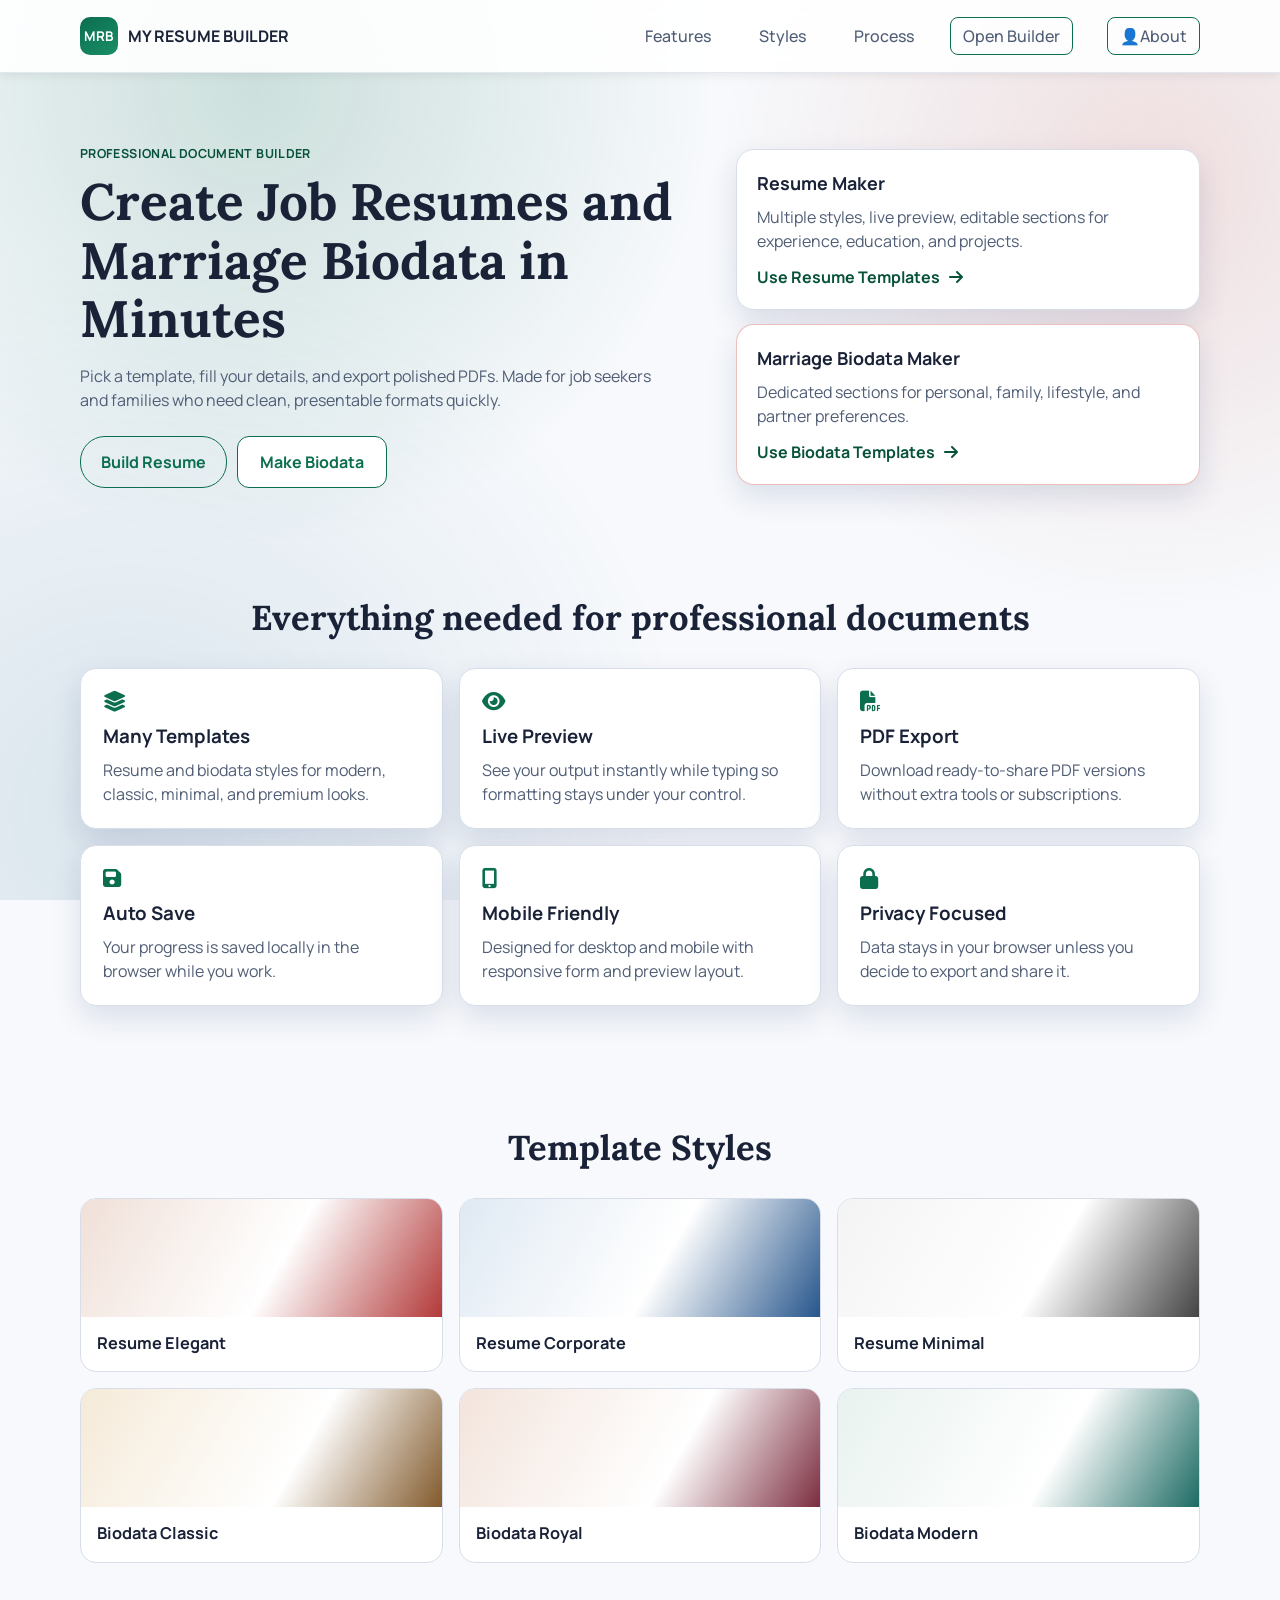
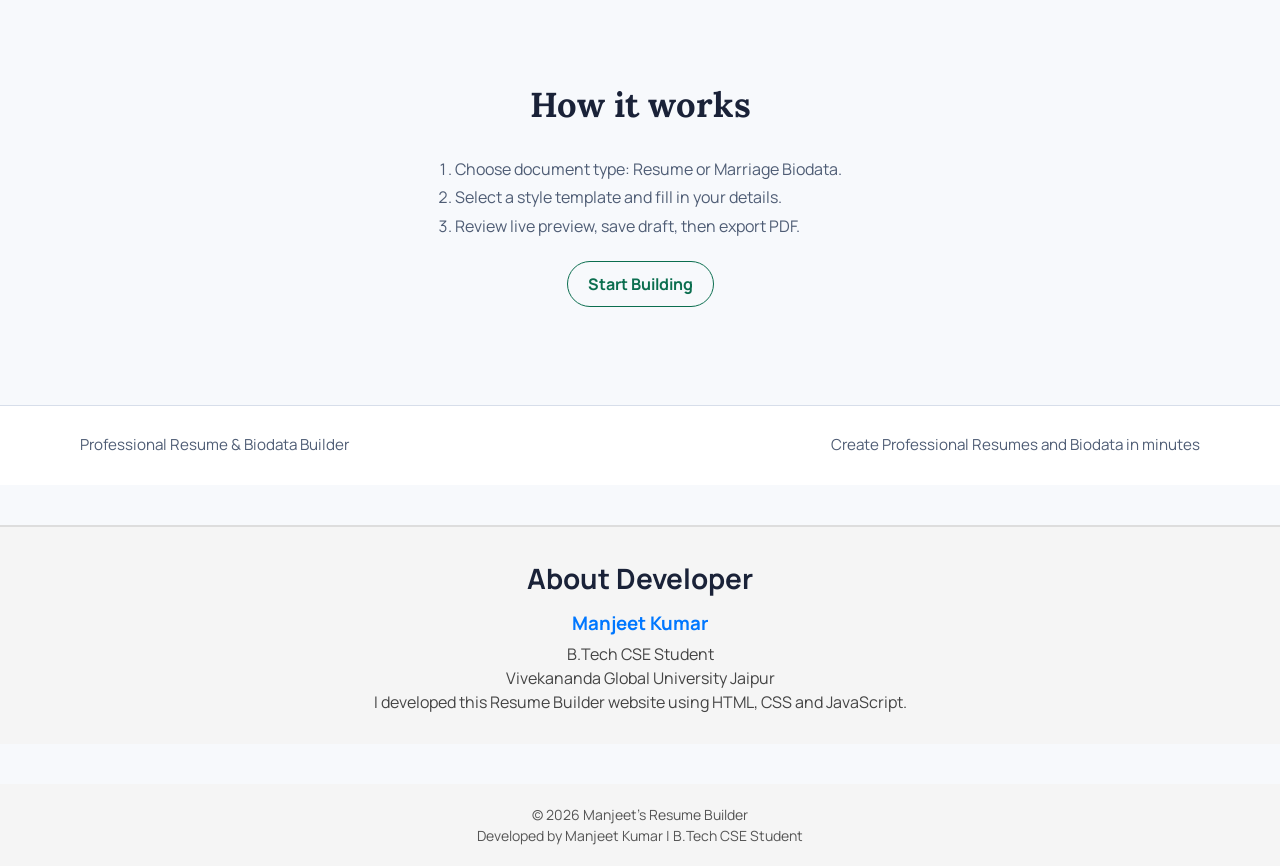
<file: index.html>
﻿<!DOCTYPE html>
<html lang="en">
<head>
    <meta charset="UTF-8">
    <meta name="viewport" content="width=device-width, initial-scale=1.0">
    <title>Manjeet's Resume Builder</title>
    <meta name="description" content="Create professional job resumes and marriage biodata in multiple styles with live preview and PDF download.">
    <link rel="preconnect" href="https://fonts.googleapis.com">
    <link rel="preconnect" href="https://fonts.gstatic.com" crossorigin>
    <link href="https://fonts.googleapis.com/css2?family=Manrope:wght@400;500;600;700;800&family=Lora:wght@500;600;700&display=swap" rel="stylesheet">
    <link rel="stylesheet" href="https://cdnjs.cloudflare.com/ajax/libs/font-awesome/6.5.2/css/all.min.css">
    <link rel="stylesheet" href="css/styles.css">
</head>
<body>
    <div class="site-bg" aria-hidden="true"></div>

    <header class="topbar">
        <div class="container nav-wrap">
            <a class="brand" href="#home">
                <span class="brand-mark">MRB</span>
                <span class="brand-text">MY RESUME BUILDER</span>
            </a>
            <button class="menu-toggle" id="menuToggle" aria-label="Open menu">
                <span></span><span></span><span></span>
            </button>
            <nav class="nav-links" id="navLinks">
                <a href="#features">Features</a>
                <a href="#styles">Styles</a>
                <a href="#process">Process</a>
                <a href="builder.html" class="btn btn-primary">Open Builder</a>
                <a href="#about" class="about-btn">👤About</a>
            </nav>
        </div>
    </header>

    <main id="home">
        <section class="hero">
            <div class="container hero-grid">
                <div>
                    <p class="eyebrow">Professional Document Builder</p>
                    <h1>Create Job Resumes and Marriage Biodata in Minutes</h1>
                    <p class="hero-copy">Pick a template, fill your details, and export polished PDFs. Made for job seekers and families who need clean, presentable formats quickly.</p>
                    <div class="hero-actions">
                        <a href="builder.html?mode=resume" class="btn btn-primary btn-lg">Build Resume</a>
                        <a href="builder.html?mode=biodata" class="btn btn-outline btn-lg">Make Biodata</a>
                    </div>
                </div>
                <div class="hero-panel">
                    <div class="quick-card">
                        <h3>Resume Maker</h3>
                        <p>Multiple styles, live preview, editable sections for experience, education, and projects.</p>
                        <a href="builder.html?mode=resume">Use Resume Templates <i class="fa-solid fa-arrow-right"></i></a>
                    </div>
                    <div class="quick-card alt">
                        <h3>Marriage Biodata Maker</h3>
                        <p>Dedicated sections for personal, family, lifestyle, and partner preferences.</p>
                        <a href="builder.html?mode=biodata">Use Biodata Templates <i class="fa-solid fa-arrow-right"></i></a>
                    </div>
                </div>
            </div>
        </section>

        <section class="feature-section" id="features">
            <div class="container">
                <h2>Everything needed for professional documents</h2>
                <div class="feature-grid reveal-group">
                    <article class="feature-card reveal-item">
                        <i class="fa-solid fa-layer-group"></i>
                        <h3>Many Templates</h3>
                        <p>Resume and biodata styles for modern, classic, minimal, and premium looks.</p>
                    </article>
                    <article class="feature-card reveal-item">
                        <i class="fa-solid fa-eye"></i>
                        <h3>Live Preview</h3>
                        <p>See your output instantly while typing so formatting stays under your control.</p>
                    </article>
                    <article class="feature-card reveal-item">
                        <i class="fa-solid fa-file-pdf"></i>
                        <h3>PDF Export</h3>
                        <p>Download ready-to-share PDF versions without extra tools or subscriptions.</p>
                    </article>
                    <article class="feature-card reveal-item">
                        <i class="fa-solid fa-floppy-disk"></i>
                        <h3>Auto Save</h3>
                        <p>Your progress is saved locally in the browser while you work.</p>
                    </article>
                    <article class="feature-card reveal-item">
                        <i class="fa-solid fa-mobile-screen-button"></i>
                        <h3>Mobile Friendly</h3>
                        <p>Designed for desktop and mobile with responsive form and preview layout.</p>
                    </article>
                    <article class="feature-card reveal-item">
                        <i class="fa-solid fa-lock"></i>
                        <h3>Privacy Focused</h3>
                        <p>Data stays in your browser unless you decide to export and share it.</p>
                    </article>
                </div>
            </div>
        </section>

        <section class="styles-section" id="styles">
            <div class="container">
                <h2>Template Styles</h2>
                <div class="style-grid">
                    <div class="style-card">
                        <div class="style-swatch resume-a"></div>
                        <h3>Resume Elegant</h3>
                    </div>
                    <div class="style-card">
                        <div class="style-swatch resume-b"></div>
                        <h3>Resume Corporate</h3>
                    </div>
                    <div class="style-card">
                        <div class="style-swatch resume-c"></div>
                        <h3>Resume Minimal</h3>
                    </div>
                    <div class="style-card">
                        <div class="style-swatch biodata-a"></div>
                        <h3>Biodata Classic</h3>
                    </div>
                    <div class="style-card">
                        <div class="style-swatch biodata-b"></div>
                        <h3>Biodata Royal</h3>
                    </div>
                    <div class="style-card">
                        <div class="style-swatch biodata-c"></div>
                        <h3>Biodata Modern</h3>
                    </div>
                </div>
            </div>
        </section>

        <section class="process-section" id="process">
            <div class="container process-wrap">
                <h2>How it works</h2>
                <ol>
                    <li>Choose document type: Resume or Marriage Biodata.</li>
                    <li>Select a style template and fill in your details.</li>
                    <li>Review live preview, save draft, then export PDF.</li>
                </ol>
                <a href="builder.html" class="btn btn-primary">Start Building</a>
            </div>
        </section>
    </main>

    <footer class="footer">
        <div class="container footer-wrap">
            <p>Professional Resume & Biodata Builder </p>
            <p>Create Professional Resumes and Biodata in minutes</p>
        </div>
    </footer>
    </footer>

<section id="about">
<h2>About Developer</h2>
<h3>Manjeet Kumar</h3>
<p>B.Tech CSE Student</p>
<P>Vivekananda Global University Jaipur</P>
<p>I developed this Resume Builder website using HTML, CSS and JavaScript.</p>
</section>

<script src="js/main.js"></script>

</body>
<footer>
<p>© 2026 Manjeet's Resume Builder</p>
<p>Developed by Manjeet Kumar | B.Tech CSE Student</p>
</footer>
</html>
</file>
<file: css/styles.css>
﻿:root {
    --ink: #1a2238;
    --soft-ink: #4f5d75;
    --paper: #f7f9fc;
    --card: #ffffff;
    --brand: #0b6e4f;
    --brand-dark: #08523b;
    --accent: #c44536;
    --line: #d7deea;
    --shadow: 0 12px 30px rgba(10, 36, 99, 0.12);
}

* {
    box-sizing: border-box;
    margin: 0;
    padding: 0;
}

body {
    font-family: 'Manrope', sans-serif;
    color: var(--ink);
    background: var(--paper);
    line-height: 1.5;
    overflow-x: hidden;
}

.site-bg {
    position: fixed;
    inset: 0;
    background:
        radial-gradient(circle at 20% 10%, rgba(11, 110, 79, 0.18), transparent 35%),
        radial-gradient(circle at 90% 20%, rgba(196, 69, 54, 0.14), transparent 32%),
        radial-gradient(circle at 10% 90%, rgba(9, 88, 128, 0.12), transparent 40%);
    pointer-events: none;
    z-index: -1;
}

.container {
    width: min(1120px, 92%);
    margin: 0 auto;
}

.topbar {
    position: sticky;
    top: 0;
    z-index: 100;
    backdrop-filter: blur(12px);
    background: rgba(247, 249, 252, 0.9);
    border-bottom: 1px solid rgba(215, 222, 234, 0.7);
}

.nav-wrap {
    display: flex;
    align-items: center;
    justify-content: space-between;
    min-height: 72px;
}

.brand {
    display: flex;
    align-items: center;
    gap: 10px;
    text-decoration: none;
    color: var(--ink);
    font-weight: 700;
}

.brand-mark {
    display: inline-flex;
    width: 38px;
    height: 38px;
    align-items: center;
    justify-content: center;
    border-radius: 10px;
    background: linear-gradient(145deg, var(--brand), #1a8e67);
    color: #fff;
    font-size: 0.84rem;
    letter-spacing: 0.04em;
}

.nav-links {
    display: flex;
    align-items: center;
    gap: 24px;
}

.nav-links a {
    text-decoration: none;
    color: var(--soft-ink);
    font-weight: 600;
}

.nav-links a:hover {
    color: var(--brand-dark);
}

.btn {
    display: inline-flex;
    align-items: center;
    justify-content: center;
    gap: 8px;
    border-radius: 12px;
    border: 1px solid transparent;
    padding: 11px 18px;
    font-weight: 700;
    text-decoration: none;
    cursor: pointer;
    transition: transform 0.2s ease, box-shadow 0.2s ease;
}

.btn:hover {
    transform: translateY(-1px);
}

.btn-primary {
background: transparent;
color: var(--brand);
border:none;
box-shadow: none;
}

.btn-primary:hover {
background: var(--brand);
color: white;
}

.btn-outline {
    border-color: var(--brand);
    color: var(--brand);
    background: #fff;
}

.btn-lg {
    padding: 13px 22px;
}

.menu-toggle {
    display: none;
    background: none;
    border: none;
    cursor: pointer;
}

.menu-toggle span {
    display: block;
    width: 22px;
    height: 2px;
    background: var(--ink);
    margin: 4px 0;
}

.hero {
    padding: 72px 0 46px;
}

.hero-grid {
    display: grid;
    grid-template-columns: 1.15fr 0.85fr;
    gap: 28px;
    align-items: center;
}

.eyebrow {
    color: var(--brand-dark);
    font-weight: 700;
    margin-bottom: 8px;
    letter-spacing: 0.03em;
    text-transform: uppercase;
    font-size: 0.78rem;
}

.hero h1 {
    font-family: 'Lora', serif;
    font-size: clamp(2rem, 4vw, 3.3rem);
    line-height: 1.15;
    margin-bottom: 16px;
}

.hero-copy {
    color: var(--soft-ink);
    max-width: 58ch;
    margin-bottom: 24px;
}

.hero-actions {
    display: flex;
    flex-wrap: wrap;
    gap: 10px;
}

.hero-panel {
    display: grid;
    gap: 14px;
}

.quick-card {
    background: var(--card);
    border: 1px solid var(--line);
    border-radius: 18px;
    padding: 20px;
    box-shadow: var(--shadow);
}

.quick-card.alt {
    border-color: rgba(196, 69, 54, 0.34);
}

.quick-card h3 {
    margin-bottom: 8px;
    font-size: 1.12rem;
}

.quick-card p {
    color: var(--soft-ink);
    margin-bottom: 12px;
}

.quick-card a {
    color: var(--brand-dark);
    text-decoration: none;
    font-weight: 700;
}

.quick-card a i {
    margin-left: 6px;
}

.feature-section,
.styles-section,
.process-section {
    padding: 58px 0;
}

.feature-section h2,
.styles-section h2,
.process-section h2 {
    font-family: 'Lora', serif;
    font-size: clamp(1.5rem, 2.7vw, 2.35rem);
    margin-bottom: 24px;
    text-align: center;
}

.feature-grid {
    display: grid;
    grid-template-columns: repeat(3, minmax(0, 1fr));
    gap: 16px;
}

.feature-card {
    background: var(--card);
    border-radius: 16px;
    border: 1px solid var(--line);
    padding: 22px;
    box-shadow: var(--shadow);
}

.feature-card i {
    color: var(--brand);
    font-size: 1.3rem;
    margin-bottom: 10px;
}

.feature-card h3 {
    margin-bottom: 8px;
}

.feature-card p {
    color: var(--soft-ink);
}

.style-grid {
    display: grid;
    grid-template-columns: repeat(3, minmax(0, 1fr));
    gap: 16px;
}

.style-card {
    background: var(--card);
    border-radius: 16px;
    border: 1px solid var(--line);
    overflow: hidden;
}

.style-swatch {
    height: 118px;
}

.style-card h3 {
    padding: 14px 16px 16px;
    font-size: 1.02rem;
}

.resume-a {
    background: linear-gradient(120deg, #f0e0d8, #ffffff 55%, #b33939);
}

.resume-b {
    background: linear-gradient(120deg, #dfe9f3, #ffffff 56%, #27568c);
}

.resume-c {
    background: linear-gradient(120deg, #f4f4f4, #ffffff 58%, #444444);
}

.biodata-a {
    background: linear-gradient(120deg, #f5ead8, #ffffff 60%, #825a2c);
}

.biodata-b {
    background: linear-gradient(120deg, #f3e4dc, #ffffff 60%, #7c2d3f);
}

.biodata-c {
    background: linear-gradient(120deg, #e8f2ef, #ffffff 60%, #1d6b64);
}

.process-wrap {
    max-width: 740px;
    text-align: center;
}

.process-wrap ol {
    text-align: left;
    list-style-position: inside;
    color: var(--soft-ink);
    margin: 0 auto 20px;
    width: fit-content;
    line-height: 1.8;
}

.footer {
    border-top: 1px solid var(--line);
    padding: 28px 0;
    background: #fff;
}

.footer-wrap {
    display: flex;
    justify-content: space-between;
    gap: 10px;
    color: var(--soft-ink);
    font-size: 0.95rem;
}

.reveal-item {
    opacity: 0;
    transform: translateY(14px);
    transition: opacity 0.5s ease, transform 0.5s ease;
}

.reveal-item.show {
    opacity: 1;
    transform: none;
}

@media (max-width: 940px) {
    .hero-grid {
        grid-template-columns: 1fr;
    }

    .feature-grid,
    .style-grid {
        grid-template-columns: repeat(2, minmax(0, 1fr));
    }
}

@media (max-width: 760px) {
    .menu-toggle {
        display: block;
    }

    .nav-links {
        position: absolute;
        top: 72px;
        right: 4%;
        background: #fff;
        border: 1px solid var(--line);
        border-radius: 12px;
        box-shadow: var(--shadow);
        display: none;
        flex-direction: column;
        align-items: flex-start;
        padding: 12px;
        width: min(240px, 92vw);
    }

    .nav-links.open {
        display: flex;
    }

    .feature-grid,
    .style-grid {
        grid-template-columns: 1fr;
    }

    .footer-wrap {
        flex-direction: column;
    }
}
    #about{
text-align:center;
margin-top:40px;
padding:30px;
background:#f5f5f5;
border-top:2px solid #ddd;
}

#about h2{
font-size:28px;
margin-bottom:10px;
}

#about h3{
color:#0077ff;
margin-bottom:5px;
}

#about p{
font-size:16px;
color:#444;
}

.about-btn{
background:transparent;
color:#0f7b5f;
padding:6px 16px;
border-radius:20px;
text-decoration:none;
margin-left:10px;
font-weight:600;
}

.about-btn:hover{
color:#0c5f49;
}
/* ===== PROFESSIONAL NAVBAR STYLE ===== */
.topbar{
position: sticky;
top:0;
background: rgba(255,255,255,0.9);
backdrop-filter: blur(10px);
box-shadow: 0 2px 10px rgba(0,0,0,0.08);
z-index:1000;
}

/* ===== NAV LINKS ===== */
.nav-links a{
padding:6px 12px;
border-radius:8px;
transition:0.3s;
font-weight:500;
}

.nav-links a:hover{
background:#f2f2f2;
}

/* ===== OPEN BUILDER BUTTON ===== */
.btn-primary{
background: transparent;
color: var(--brand);
border:1.5px solid var(--brand);
padding:10px 20px;
border-radius:25px;
box-shadow:none;
transition:0.3s;
}

.btn-primary:hover{
background: var(--brand);
color:white;
}

/* ===== ABOUT BUTTON ===== */
.about-btn{
background: transparent;
color: var(--brand);
border:1.5px solid var(--brand);
padding:6px 14px;
border-radius:20px;
font-weight:500;
}

.about-btn:hover{
background:var(--brand);
color:white;
}

/* ===== CARD HOVER EFFECT ===== */
.feature-grid div{
transition:0.3s;
}

.feature-grid div:hover{
transform:translateY(-5px);
box-shadow:0 10px 25px rgba(0,0,0,0.1);
}
footer{
text-align:center;
padding:20px;
background:#f5f5f5;
margin-top:40px;
font-size:14px;
color:#555;
}
</file>
